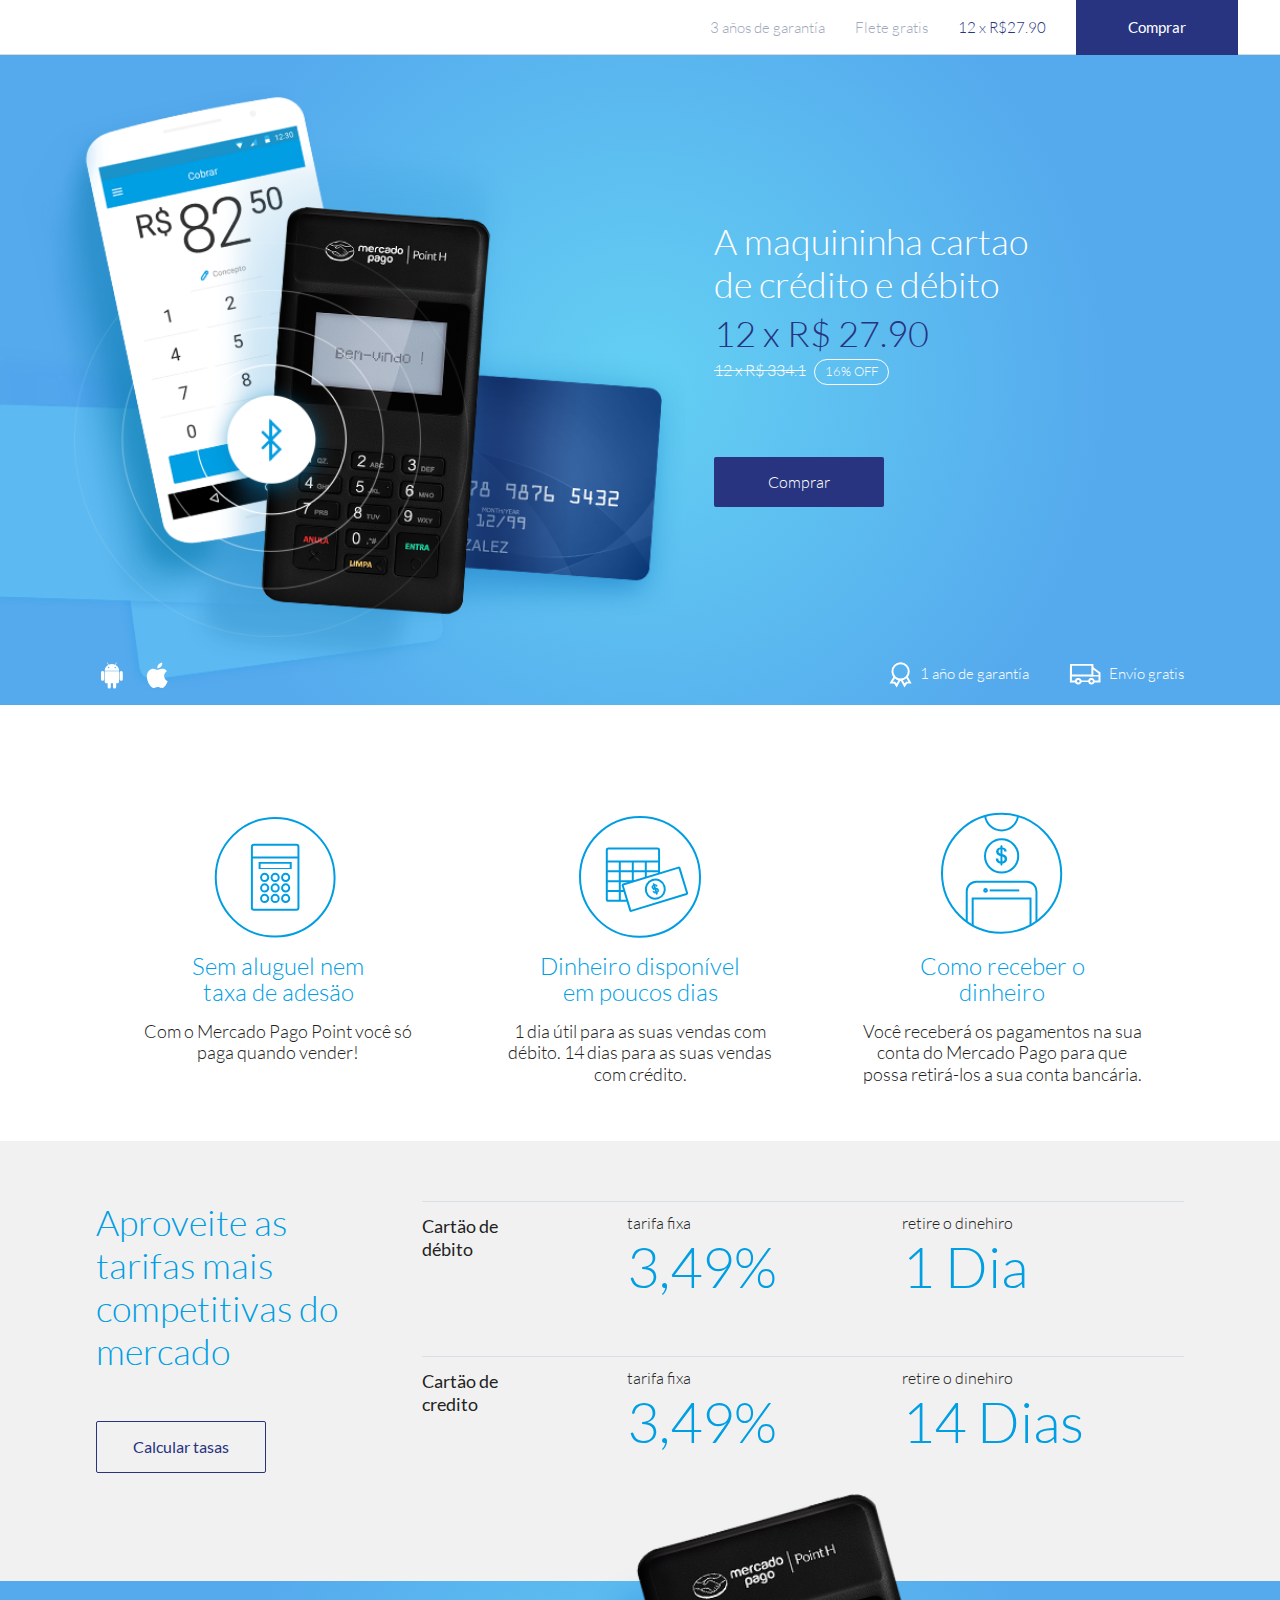
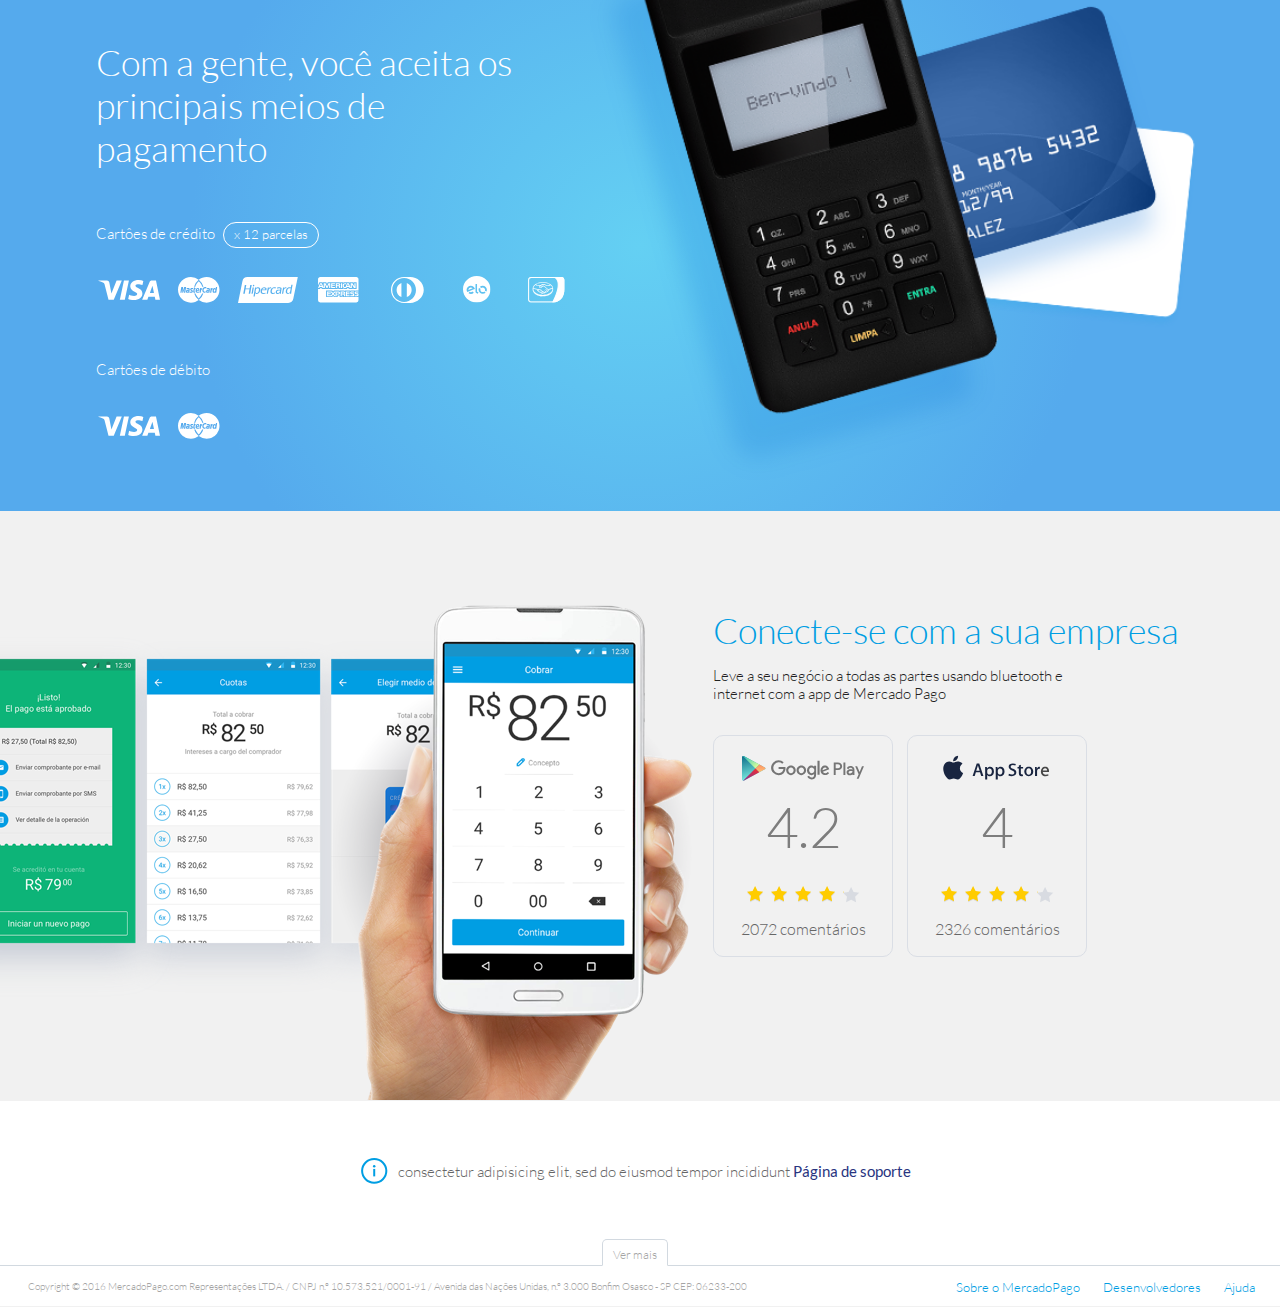
<file: point-h/index.html>
<!DOCTYPE html>

  <!--[if IE 7]><html class="no-js lt-ie10 lt-ie9 lt-ie8 ie7" lang="pt-BR"><![endif]-->
  <!--[if IE 8]><html class="no-js lt-ie10 lt-ie9 ie8" lang="pt-BR"><![endif]-->
  <!--[if IE 9]><html class="no-js lt-ie10 ie9" lang="pt-BR"><![endif]-->
  <!--[if gt IE 9]><!--><html class="no-js" lang="pt-BR"><!--<![endif]-->
  <head>
  
      <!--
      /**
      *   @TODO: Add NewRelic Javascript version
      **/
      
      <%= com.newrelic.api.agent.NewRelic.getBrowserTimingHeader() %>
      -->
      <!--PRECONNECT EXTERNAL URL's -->
      <meta http-equiv="x-dns-prefetch-control" content="on">
      <link rel="preconnect" href="//http2.mlstatic.com/">
      <link rel="dns-prefetch" href="//http2.mlstatic.com/">
      <title>Leitor de Cartão Point H | Mercado Pago</title>
      
      <meta charset="UTF-8" />
      <meta name="description" content="Confira o Point H, o leitor de cart&amp;otilde;es para receber pagamentos a crédito e do sem mensalidade!" />
      <meta name="keywords" content="leitor, cartão, cartoes, point, mercadopago, mercado pago, mercado pago point, mercadopago point" />
      <meta name="viewport" content="width=device-width, initial-scale=1.0, maximum-scale=1.0, user-scalable=no"/>
      <meta http-equiv="content-language" content="pt-BR"/>
      <meta http-equiv="cleartype" content="on"/>
      <meta http-equiv="X-UA-Compatible" content="IE=edge"/>
      <meta name="theme-color" content="#ffffff"/>
      
      <meta property="og:image" name="og:image" content="https://http2.mlstatic.com/secure/mpos-frontend/resources/images/https://http2.mlstatic.com/secure/mpos-frontend/resources/images/hero_point1.jpg?v&#x3D;3" />
      <meta name="google-site-verification" content="google6c23d535df133a85" />
  
      <link type="text/css" rel="stylesheet" href="css/main__small.css" />
      
      <link type="text/css" rel="stylesheet" href="css/main__medium.css" media="only screen and (min-width: 768px)" />
      
      <link type="text/css" rel="stylesheet" href="css/main__large.css" media="only screen and (min-width: 1025px)" />
  
      <link rel="shortcut icon"    href="https://http2.mlstatic.com/ui/navigation/1.5.2/mercadopago/favicon.ico">
      <link rel="apple-touch-icon" href="https://http2.mlstatic.com/ui/navigation/1.5.2/mercadopago/60x60-precomposed.png"/>
      <link rel="apple-touch-icon" href="https://http2.mlstatic.com/ui/navigation/1.5.2/mercadopago/76x76-precomposed.png"   sizes="76x76"  />
      <link rel="apple-touch-icon" href="https://http2.mlstatic.com/ui/navigation/1.5.2/mercadopago/120x120-precomposed.png" sizes="120x120"/>
      <link rel="apple-touch-icon" href="https://http2.mlstatic.com/ui/navigation/1.5.2/mercadopago/152x152-precomposed.png" sizes="152x152"/>
  
      <!-- The HTML5 Shiv (https://github.com/aFarkas/html5shiv) -->
      <!--[if lt IE 9]>
      <script src="https://http2.mlstatic.com/secure/org-img/ch/vendor/html5shiv/html5shiv-3.7.0.js"></script>
      <![endif]-->
  
  </head>

  <body data-site="MP" data-country="BR">

    <header role="banner" class="nav-header nav-header-lite nav-header-sticky mp-point">
      <div class="nav-bounds">
        <a class="nav-logo" href="/" tabindex="1">Mercado Pago Point</a>
        <div class="nav-cta">
          <ul>
            <li class="nav-cta--item">
              <i class="point__icon point__icon_svg-warranty"></i>
              3 años de garantía
            </li>
            <li class="nav-cta--item">
              <i class="point__icon point__icon_svg-shipping"></i>
              Flete gratis
            </li>
            <li class="nav-cta--item nav-cta--price">
              12 x R$27.90
            </li>
            <li class="nav-cta--item nav-cta--button">
              <a href="#buy">Comprar</a>
            </li>
          </ul>
        </div>
      </div>
    </header>

    <main role="main" class="mp-point">
      <section role="main" class="point__section nav-bounds">

        <!-- HERO -->
        <article role="banner" class="point__section_hero" id="hero">
          <div class="point__content" itemscope itemtype="http://schema.org/Product">
        
            <div class="point__content_details point__content_details-a">
              <i class="point__content_details-product"></i>
              <meta itemprop="image" content="https://http2.mlstatic.com/secure/mpos-frontend_minisite/resources/images/product.jpg" />
            </div>
        
            <div class="point__content_details point__content_details-b">
              <meta itemprop="brand" content="Mercado Pago Point" />
              <meta itemprop="name" content="Point H" />
              <h1 class="point__hero_title" itemprop="description">A maquininha cartao de crédito e débito</h1>
        
              <div class="point__price">
                <span class="point__price_tag" itemprop="offers" itemscope itemtype="http://schema.org/Offer">
                  <meta itemprop="price" content="334.80"/>
                  12 x <span class="point__price_tag-symbol" itemprop="priceCurrency" content="BRL">R$</span>
                  <span class="point__price_tag">27.90</span>
                </span>
              </div>
              <span class="point__price_discount">
                <span class="point__price_oldPrice">12 x R$ 334.1</span>
                <span class="point__bubble point__price_discount-bubble">16% OFF</span>
              </span>
        
              <a href="/lector-tarjetas-credito-point/comprar" target="_blank" class="point__button" role="button" data-tracking="comprar_hero" title="Comprar">Comprar</a>
        
            </div>
        
            <ul class="point__services">
              <li class="point__services_service point__icon point-icon-svg-android"></li>
              <li class="point__services_service point__icon point-icon-svg-ios"></li>
              <li class="point__services_service point__icon point-icon-svg-shipping">Envío gratis</li>
              <li class="point__services_service point__icon point-icon-svg-warranty">1 año de garantía</li>
            </ul>
        
          </div>
        </article>
        <!-- BENEFITS  -->
        <article class="point__section_benefits point__benefits" id="benefits">
          <div class="point__content">
        
            <dl class="point__benefits_benefit">
              <dt class="point__benefits_header">
                <i class="point__icon point__icon_badge point-icon-svg-calculator"></i>
                Sem aluguel nem taxa de adesäo
              </dt>
              <dd class="point__benefits_description">Com o Mercado Pago Point você só paga quando vender!</dd>
            </dl>
            <dl class="point__benefits_benefit">
              <dt class="point__benefits_header">
                <i class="point__icon point__icon_badge point-icon-svg-bills"></i>
                Dinheiro disponível em poucos dias
              </dt>
              <dd class="point__benefits_description">1 dia útil para as suas vendas com débito. 14 dias para as suas vendas com crédito.</dd>
            </dl>
            <dl class="point__benefits_benefit">
              <dt class="point__benefits_header">
                <i class="point__icon point__icon_badge point-icon-svg-rent"></i>
                Como receber o dinheiro
              </dt>
              <dd class="point__benefits_description">Você receberá os pagamentos na sua conta do Mercado Pago para que possa retirá-los a sua conta bancária.</dd>
            </dl>
        
          </div>
        </article>
        <!-- CALCULATOR  -->
        <article class="point__section_calculator" id="calculator">
          <div class="point__content">
        
            <div class="point__calculator_header">
                <h2 class="point__content_title">Aproveite as tarifas mais competitivas do mercado</h2>
                <a class="point__button point__button_bordered" href="#calc">Calcular tasas</a>
            </div>
        
            <div class="point__calculator">
        
              <section class="point__calculator_row">
                <h3 class="point__content_subtitle">Cartäo de débito</h3>
                <div class="point__calculator_content">
        
                    <dl class="point__calculator_values">
                      <dt class="point__values_title">tarifa fixa
                      </dt>
                      <dd class="point__values_value">3,49%</dd>
                    </dl>
                    <dl class="point__calculator_values">
                      <dt class="point__values_title">retire o dinehiro
                      </dt>
                      <dd class="point__values_value">1 Dia</dd>
                    </dl>
        
                </div>
              </section>
              <section class="point__calculator_row">
                <h3 class="point__content_subtitle">Cartäo de credito</h3>
                <div class="point__calculator_content">
        
                    <dl class="point__calculator_values">
                      <dt class="point__values_title">tarifa fixa
                      </dt>
                      <dd class="point__values_value">3,49%</dd>
                    </dl>
                    <dl class="point__calculator_values">
                      <dt class="point__values_title">retire o dinehiro
                      </dt>
                      <dd class="point__values_value">14 Dias</dd>
                    </dl>
        
                </div>
              </section>
        
            </div>
        
            <i class="point__content_details-product"></i>
          </div>
        </article>
        <!-- PAYMENTS  -->
        <article class="point__section_payments" id="payments">
          <div class="point__content">
        
            <h2 class="point__content_title">Com a gente, você aceita os principais meios de pagamento</h2>
        
            <dl class="point__payments_payment-methods" data-payment-type="credit">
              <dt class="point__payments_title">
                Cartôes de crédito <span class="point__bubble">x 12 parcelas</span>
              </dt>
                <dd class="point-icon-svg-visa paymentmethod-large">Visa</dd>
                <dd class="point-icon-svg-mastercard paymentmethod-large">Mastercard</dd>
                <dd class="point-icon-svg-hipercard paymentmethod-large">Hipercard</dd>
                <dd class="point-icon-svg-amex paymentmethod-large">Amex</dd>
                <dd class="point-icon-svg-dinners paymentmethod-large">Dinners</dd>
                <dd class="point-icon-svg-elo paymentmethod-large">Elo</dd>
                <dd class="point-icon-svg-mercadopago paymentmethod-large">Mercado Pago</dd>
            </dl>
        
            <dl class="point__payments_payment-methods" data-payment-type="debit">
              <dt class="point__payments_title">Cartôes de débito</dt>
                <dd class="point-icon-svg-visa paymentmethod-large">Visa</dd>
                <dd class="point-icon-svg-mastercard paymentmethod-large">Mastercard</dd>
            </dl>
        
          </div>
        </article>
        <!-- Markets -->
        <article class="point__section_markets" id="markets">
            <div class="point__content">
                <h2 class="point__content_title">Conecte-se com a sua empresa</h2>
                <p class="point__content_text">Leve a seu negócio a todas as partes usando bluetooth e internet com a app de Mercado Pago</p>
        
                <div class="point__markets_container point__markets_container-full point__markets_container-android">
                    <i class="point__icon point-icon-svg-google-play"></i>
                    <div class="point__markets_score">4.2</div>
        
                    <div class="point__markets_rating point__markets_rating">
                        <div class="point__markets_rating-star point-icon-svg-star">
                            <div class="point__icon point-icon-svg-star-yellow" style="width: 84%"></div>
                        </div>
                        <div class="point__markets_rating-reviews">
                            <span class="point__markets_rating-reviews-text">2072 comentários</span>
                        </div>
                    </div>
                </div>
        
                <div class="point__markets_container point__markets_container-full point__markets_container-ios">
                    <i class="point__icon point-icon-svg-app-store"></i>
                    <div class="point__markets_score">4</div>
        
                    <div class="point__markets_rating point__markets_rating">
                        <div class="point__markets_rating-star point-icon-svg-star">
                            <div class="point__icon point-icon-svg-star-yellow" style="width: 84%"></div>
                        </div>
                        <div class="point__markets_rating-reviews">
                            <span class="point__markets_rating-reviews-text">2326 comentários</span>
                        </div>
                    </div>
                </div>
        
                <div class="point__markets_container point__markets_container-lite point__markets_container-android">
                    <div class="point__markets_rating">
                        <div class="point__markets_rating-reviews">
                            <span class="point__markets_rating-reviews-text">Também disponível para Android</span>
                        </div>
                    </div>
                    <i class="point__icon point-icon-svg-google-play"></i>
                </div>
        
                <div class="point__markets_container point__markets_container-lite point__markets_container-ios">
                    <div class="point__markets_rating">
                        <div class="point__markets_rating-reviews">
                            <span class="point__markets_rating-reviews-text">Também disponível para iOS</span>
                        </div>
                    </div>
                    <i class="point__icon point-icon-svg-app-store"></i>
                </div>
            </div>
            <i class="point__markets_app-preview"></i>
        </article>
        <!-- SUPPORT  -->
        <article class="point__section_support" id="support">
        
          <i class="point__icon point__icon_helper point-icon-svg-info"></i>
          <p class="point__help">
            consectetur adipisicing elit, sed do eiusmod tempor incididunt
            <a href='/support'>Página de soporte</a>
          </p>
        
        </article>
        <a href="/comprar" target="_blank" class="point__button point__button_fixed" role="button" data-tracking="comprar_fixed_button" title="Comprar">Comprar</a>

      </section>
    </main>

    <footer role="contentinfo" class="ly-footer mp-point nav-bounds">
      <div class="ly-inner-footer">
        <div class="ly-bounds">
          <input type="checkbox" id="footer-trigger">
          <label for="footer-trigger" class="ly-footer-control" id="footerControl">Ver mais</label>
    
          <div class="ly-footer-access" id="footerAccess">
            <div class="ly-footer-access-links">
    
              <div class="ch-g1-5">
                <h5>Outros sites</h5>
                <ul>
                  <li><a href="https://www.mercadolivre.com.br">Mercado Livre</a></li>
                  <li><a href="https://publicidade.mercadolivre.com.br">Mercado Livre Publicidade</a></li>
                  <li><a href="https://www.mercadoshops.com.br">MercadoShops</a></li>
                  <li><a href="https://shipping.mercadopago.com.br/home">MercadoEnvíos</a></li>
                </ul>
              </div>
              <div class="ch-g1-5">
                <h5>Outros</h5>
                <ul>
                  <li><a href="http://investor.mercadolibre.com">Investor relations</a></li>
                  <li><a href="https://www.mercadopago.com.br/ajuda/termos-e-politicas_194">Termos e políticas</a></li>
                  <li><a href="https://www.mercadopago.com/">Ver otros países</a></li>
                </ul>
              </div>
    
            </div>
          </div>
    
          <div class="ly-footer-legal">
            <ul class="ly-links ly-footer-nav">
              <li><a href="https://www.mercadopago.com.br" id="aboutMp">Sobre o MercadoPago</a></li>
              <li><a href="https://developers.mercadopago.com/">Desenvolvedores</a></li>
              <li><a href="https://www.mercadopago.com.br/ajuda">Ajuda</a></li>
            </ul>
            <small>Copyright © 2016 MercadoPago.com Representações LTDA. / CNPJ n.º 10.573.521/0001-91 / Avenida das Nações Unidas, n.º 3.000 Bonfim Osasco - SP CEP: 06233-200</small>
          </div>
    
        </div>
      </div>
    </footer>
    
    
    <!-- MICRODATOS -->
    <script type="application/ld+json">
        {
          "@context": "http://schema.org",
          "@type": "Product",
          "name": "Point H",
          "description": "A maquininha cartao de crédito e débito",
          "brand": {
              "@type": "Brand",
              "name": "Mercado Pago Point"
          },
          "offers": {
              "@type": "Offer",
              "price": "334.80",
              "availability" : "http://schema.org/LimitedAvailability"
          }
        }
    </script>
    <noscript>
      <iframe src="//www.googletagmanager.com/ns.html?id=GTM-T9PL" height="0" width="0" style="display:none;visibility:hidden"></iframe>
    </noscript>
    <script src=""></script>

  </body>
</html>
</file>
